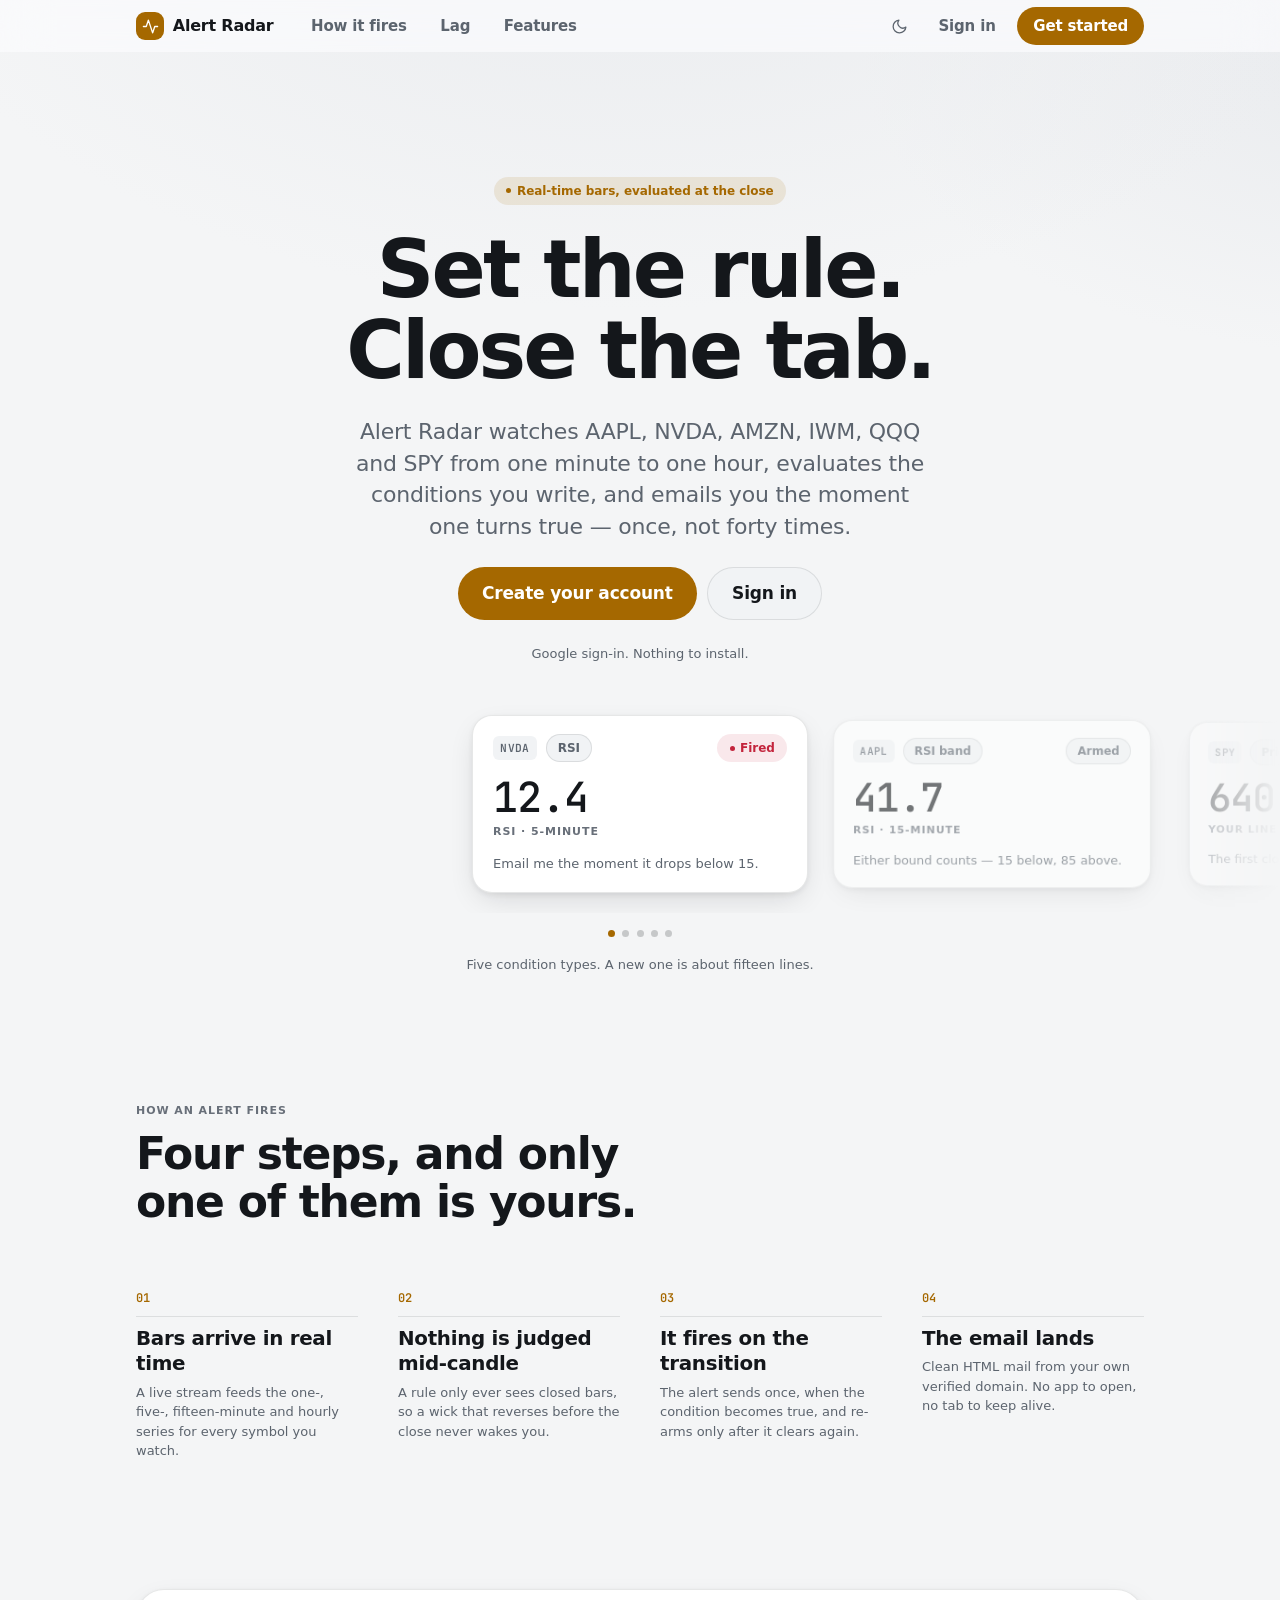
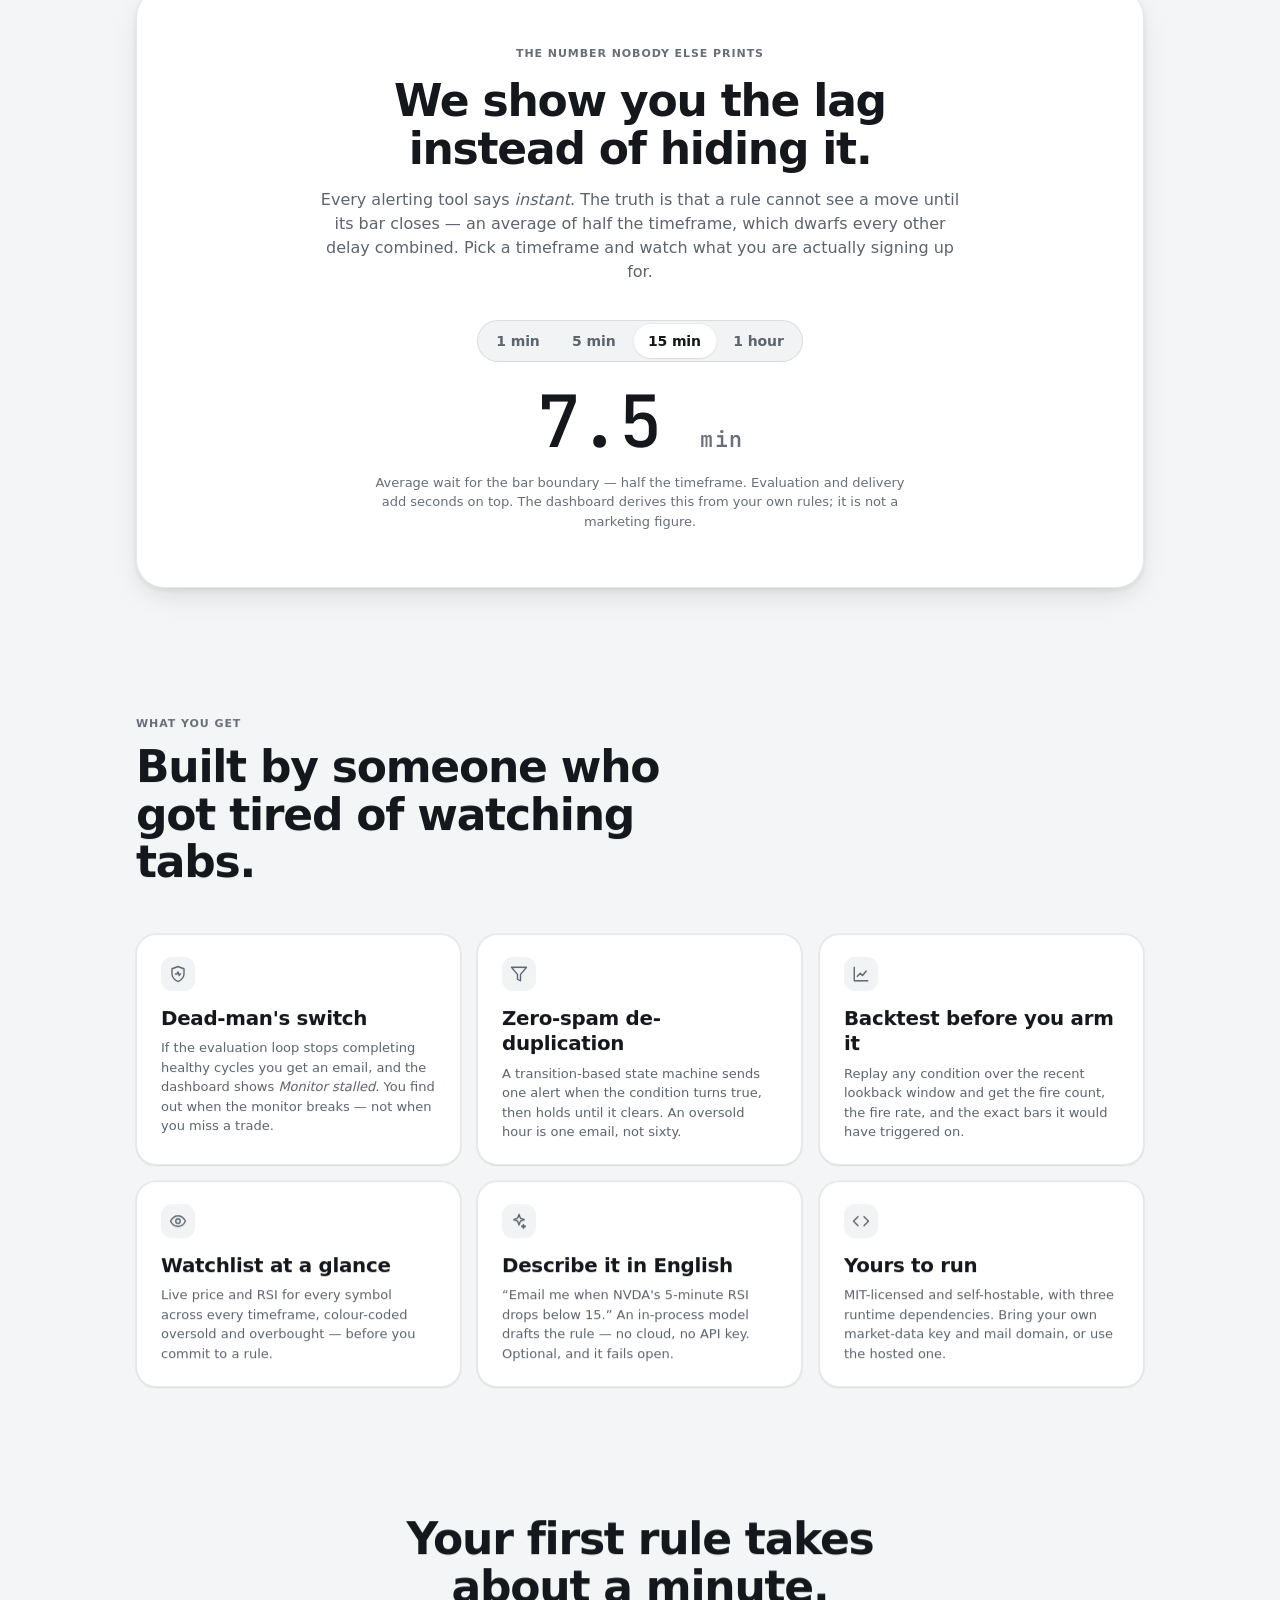
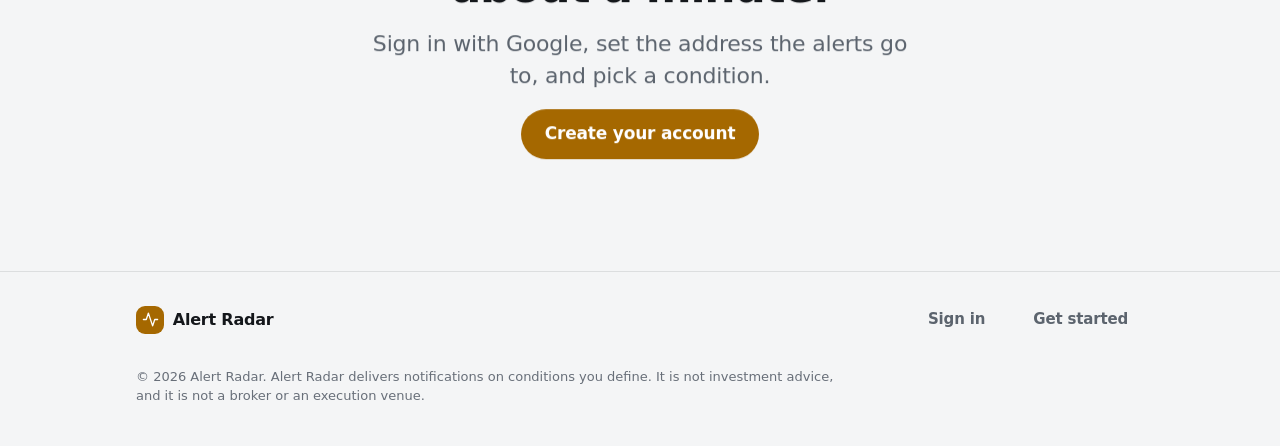
<file: landing.html>
<!DOCTYPE html>
<html lang="en">
<head>
<meta charset="UTF-8" />
<meta name="viewport" content="width=device-width, initial-scale=1.0, viewport-fit=cover" />
<meta name="color-scheme" content="dark light" />
<title>Alert Radar — market alerts on your own rules</title>
<meta name="description" content="Write the rule — RSI, price, % change, MA cross — and Alert Radar emails you the moment it turns true. Once, not forty times." />
<meta property="og:title" content="Alert Radar — market alerts on your own rules" />
<meta property="og:description" content="Real-time bars, evaluated at the close. One email per transition." />
<meta property="og:type" content="website" />
<script>
  /* Both of these must land before the first paint: the theme, or the page
     flashes the wrong ground, and the `js` flag, or the sections that
     materialize on scroll would start invisible for a reader with no script. */
  document.documentElement.classList.add('js');
  try {
    var _t = localStorage.getItem('ar_theme');
    if (_t === 'light' || _t === 'dark') document.documentElement.dataset.theme = _t;
  } catch (e) {}
</script>
<link rel="preconnect" href="https://fonts.googleapis.com" />
<link rel="preconnect" href="https://fonts.gstatic.com" crossorigin />
<link href="https://fonts.googleapis.com/css2?family=JetBrains+Mono:wght@400;500;600&display=swap" rel="stylesheet" />
<link rel="stylesheet" href="/site.css" />
<script src="/site.js" defer></script>
</head>
<body>
<a href="#main" class="skip-link">Skip to content</a>

<header class="bar">
  <div class="wrap bar-inner">
    <a href="/" class="brand" aria-label="Alert Radar home">
      <span class="brand-mark"><svg viewBox="0 0 24 24" fill="none" stroke="currentColor" stroke-width="1.9" stroke-linecap="round" stroke-linejoin="round" aria-hidden="true"><path d="M22 12h-4l-3 9L9 3l-3 9H2"/></svg></span>
      <span>Alert Radar</span>
    </a>
    <nav class="nav-links" aria-label="Sections">
      <a href="#how" class="btn btn-ghost">How it fires</a>
      <a href="#lag" class="btn btn-ghost">Lag</a>
      <a href="#features" class="btn btn-ghost">Features</a>
    </nav>
    <div style="flex:1"></div>
    <button class="icon-btn" data-theme-toggle aria-label="Switch theme">
      <svg viewBox="0 0 24 24" width="17" height="17" fill="none" stroke="currentColor" stroke-width="1.8" stroke-linecap="round" stroke-linejoin="round" aria-hidden="true"></svg>
    </button>
    <a href="/signin" class="btn btn-ghost sign-in-link">Sign in</a>
    <a href="/signup" class="btn btn-primary">Get started</a>
  </div>
</header>

<main id="main" tabindex="-1" style="outline:none">

  <!-- ============ HERO ============ -->
  <section class="wrap" style="padding-top:clamp(7rem,16vw,11rem);padding-bottom:clamp(1rem,3vw,2rem)">
    <div class="center stack" style="--gap:1.5rem;max-width:52rem">
      <span class="chip chip-accent"><span class="dot"></span>Real-time bars, evaluated at the close</span>
      <h1 class="t-hero">Set the rule.<br />Close the tab.</h1>
      <p class="t-lede" style="max-width:36rem;margin-inline:auto">
        Alert Radar watches AAPL, NVDA, AMZN, IWM, QQQ and SPY from one minute to one hour,
        evaluates the conditions you write, and emails you the moment one turns true —
        once, not forty times.
      </p>
      <div class="row-actions">
        <a href="/signup" class="btn btn-primary btn-lg">Create your account</a>
        <a href="/signin" class="btn btn-quiet btn-lg">Sign in</a>
      </div>
      <p class="t-cap">Google sign-in. Nothing to install.</p>
    </div>
  </section>

  <!-- ============ THE DECK ============
       Five condition types you can throw with a finger. The same
       spring, projection and rubber-band the dashboard's sheet uses. -->
  <section aria-labelledby="deck-h">
    <h2 id="deck-h" class="sr-only">Condition types</h2>
    <div class="deck" tabindex="0" role="group" aria-roledescription="carousel"
         aria-label="Five condition types. Drag, or use the left and right arrow keys.">
      <div class="deck-track">

        <article class="deck-card">
          <div class="deck-head"><span class="deck-sym">NVDA</span><span class="chip chip-neutral">RSI</span><span style="flex:1"></span><span class="chip chip-low"><span class="dot"></span>Fired</span></div>
          <p class="deck-val num">12.4</p>
          <p class="t-label" style="margin-top:.35rem">RSI · 5-minute</p>
          <p class="t-cap" style="margin-top:.9rem">Email me the moment it drops below 15.</p>
        </article>

        <article class="deck-card">
          <div class="deck-head"><span class="deck-sym">AAPL</span><span class="chip chip-neutral">RSI band</span><span style="flex:1"></span><span class="chip chip-neutral">Armed</span></div>
          <p class="deck-val num">41.7</p>
          <p class="t-label" style="margin-top:.35rem">RSI · 15-minute</p>
          <p class="t-cap" style="margin-top:.9rem">Either bound counts — 15 below, 85 above.</p>
        </article>

        <article class="deck-card">
          <div class="deck-head"><span class="deck-sym">SPY</span><span class="chip chip-neutral">Price</span><span style="flex:1"></span><span class="chip chip-neutral">Armed</span></div>
          <p class="deck-val num">640.00</p>
          <p class="t-label" style="margin-top:.35rem">Your line · 15-minute</p>
          <p class="t-cap" style="margin-top:.9rem">The first close above it, and not one after.</p>
        </article>

        <article class="deck-card">
          <div class="deck-head"><span class="deck-sym">QQQ</span><span class="chip chip-neutral">% change</span><span style="flex:1"></span><span class="chip chip-neutral">Armed</span></div>
          <p class="deck-val num">−2.0<span style="font-size:.5em">%</span></p>
          <p class="t-label" style="margin-top:.35rem">Over the window · 1-hour</p>
          <p class="t-cap" style="margin-top:.9rem">Tell me when the drop gets that steep.</p>
        </article>

        <article class="deck-card">
          <div class="deck-head"><span class="deck-sym">IWM</span><span class="chip chip-neutral">MA cross</span><span style="flex:1"></span><span class="chip chip-neutral">Armed</span></div>
          <p class="deck-val num">9 × 21</p>
          <p class="t-label" style="margin-top:.35rem">Fast over slow · 5-minute</p>
          <p class="t-cap" style="margin-top:.9rem">The bar the fast average crosses up.</p>
        </article>

      </div>
    </div>
    <div class="deck-dots" role="group" aria-label="Jump to a condition type">
      <button class="deck-dot" aria-label="RSI"></button>
      <button class="deck-dot" aria-label="RSI band"></button>
      <button class="deck-dot" aria-label="Price level"></button>
      <button class="deck-dot" aria-label="Percent change"></button>
      <button class="deck-dot" aria-label="Moving-average cross"></button>
    </div>
    <p class="t-cap center" style="margin-top:1.1rem">Five condition types. A new one is about fifteen lines.</p>
  </section>

  <!-- ============ HOW IT FIRES ============ -->
  <section id="how" class="wrap section">
    <div class="rise stack" style="--gap:.75rem;max-width:34rem;margin-bottom:clamp(2.5rem,6vw,4rem)">
      <p class="t-label">How an alert fires</p>
      <h2 class="t-title">Four steps, and only one of them is yours.</h2>
    </div>
    <div class="steps">
      <div class="rise">
        <p class="step-n">01</p>
        <p class="t-head">Bars arrive in real time</p>
        <p class="t-cap" style="margin-top:.4rem">A live stream feeds the one-, five-, fifteen-minute and hourly series for every symbol you watch.</p>
      </div>
      <div class="rise">
        <p class="step-n">02</p>
        <p class="t-head">Nothing is judged mid-candle</p>
        <p class="t-cap" style="margin-top:.4rem">A rule only ever sees closed bars, so a wick that reverses before the close never wakes you.</p>
      </div>
      <div class="rise">
        <p class="step-n">03</p>
        <p class="t-head">It fires on the transition</p>
        <p class="t-cap" style="margin-top:.4rem">The alert sends once, when the condition becomes true, and re-arms only after it clears again.</p>
      </div>
      <div class="rise">
        <p class="step-n">04</p>
        <p class="t-head">The email lands</p>
        <p class="t-cap" style="margin-top:.4rem">Clean HTML mail from your own verified domain. No app to open, no tab to keep alive.</p>
      </div>
    </div>
  </section>

  <!-- ============ THE LAG ============ -->
  <section id="lag" class="wrap section" style="padding-top:0">
    <div class="card panel rise" style="padding:clamp(1.75rem,5vw,3.5rem)">
      <div class="center stack" style="--gap:1rem;max-width:40rem">
        <p class="t-label">The number nobody else prints</p>
        <h2 class="t-title">We show you the lag instead of hiding it.</h2>
        <p class="t-cap" style="font-size:1rem">
          Every alerting tool says <em>instant</em>. The truth is that a rule cannot see a move
          until its bar closes — an average of half the timeframe, which dwarfs every other
          delay combined. Pick a timeframe and watch what you are actually signing up for.
        </p>
      </div>

      <div class="center" style="margin-top:2.25rem">
        <div class="seg" data-output="lag-out" data-live="lag-live" role="group" aria-label="Rule timeframe">
          <span class="seg-pill" aria-hidden="true"></span>
          <button type="button" aria-pressed="false" data-seconds="30"   data-text="about 30 seconds">1 min</button>
          <button type="button" aria-pressed="false" data-seconds="150"  data-text="about 2.5 minutes">5 min</button>
          <button type="button" aria-pressed="true"  data-seconds="450"  data-text="about 7.5 minutes">15 min</button>
          <button type="button" aria-pressed="false" data-seconds="1800" data-text="about 30 minutes">1 hour</button>
        </div>
        <p id="lag-out" class="num" aria-hidden="true"
           style="margin-top:1.5rem;font-size:clamp(3rem,2rem + 5vw,4.5rem);font-weight:500;line-height:1">
          <span>7.5</span> <span style="font-size:.3em;font-weight:600;letter-spacing:.06em;color:var(--text-3)">min</span>
        </p>
        <p class="sr-only" role="status" id="lag-live">15 min rule: about 7.5 minutes</p>
        <p class="t-cap" style="margin-top:.9rem;color:var(--text-3);max-width:34rem;margin-inline:auto">
          Average wait for the bar boundary — half the timeframe. Evaluation and delivery add seconds on top.
          The dashboard derives this from your own rules; it is not a marketing figure.
        </p>
      </div>
    </div>
  </section>

  <!-- ============ FEATURES ============ -->
  <section id="features" class="wrap section" style="padding-top:0">
    <div class="rise stack" style="--gap:.75rem;max-width:34rem;margin-bottom:clamp(2rem,5vw,3rem)">
      <p class="t-label">What you get</p>
      <h2 class="t-title">Built by someone who got tired of watching tabs.</h2>
    </div>
    <div class="features">
      <article class="card feature rise">
        <span class="feature-icon"><svg viewBox="0 0 24 24" fill="none" stroke="currentColor" stroke-width="1.8" stroke-linecap="round" stroke-linejoin="round" aria-hidden="true"><path d="M12 22s8-4 8-10V5l-8-3-8 3v7c0 6 8 10 8 10z"/><path d="M8.5 12h2l1.5-3 1.5 5 1-2h1"/></svg></span>
        <p class="t-head">Dead-man's switch</p>
        <p class="t-cap" style="margin-top:.45rem">If the evaluation loop stops completing healthy cycles you get an email, and the dashboard shows <em>Monitor stalled</em>. You find out when the monitor breaks — not when you miss a trade.</p>
      </article>
      <article class="card feature rise">
        <span class="feature-icon"><svg viewBox="0 0 24 24" fill="none" stroke="currentColor" stroke-width="1.8" stroke-linecap="round" stroke-linejoin="round" aria-hidden="true"><path d="M22 3H2l8 9.46V19l4 2v-8.54L22 3z"/></svg></span>
        <p class="t-head">Zero-spam de-duplication</p>
        <p class="t-cap" style="margin-top:.45rem">A transition-based state machine sends one alert when the condition turns true, then holds until it clears. An oversold hour is one email, not sixty.</p>
      </article>
      <article class="card feature rise">
        <span class="feature-icon"><svg viewBox="0 0 24 24" fill="none" stroke="currentColor" stroke-width="1.8" stroke-linecap="round" stroke-linejoin="round" aria-hidden="true"><path d="M3 3v18h18"/><path d="M7 15l4-4 3 3 5-6"/></svg></span>
        <p class="t-head">Backtest before you arm it</p>
        <p class="t-cap" style="margin-top:.45rem">Replay any condition over the recent lookback window and get the fire count, the fire rate, and the exact bars it would have triggered on.</p>
      </article>
      <article class="card feature rise">
        <span class="feature-icon"><svg viewBox="0 0 24 24" fill="none" stroke="currentColor" stroke-width="1.8" stroke-linecap="round" stroke-linejoin="round" aria-hidden="true"><path d="M2 12s3.6-7 10-7 10 7 10 7-3.6 7-10 7-10-7-10-7z"/><circle cx="12" cy="12" r="3"/></svg></span>
        <p class="t-head">Watchlist at a glance</p>
        <p class="t-cap" style="margin-top:.45rem">Live price and RSI for every symbol across every timeframe, colour-coded oversold and overbought — before you commit to a rule.</p>
      </article>
      <article class="card feature rise">
        <span class="feature-icon"><svg viewBox="0 0 24 24" fill="none" stroke="currentColor" stroke-width="1.8" stroke-linecap="round" stroke-linejoin="round" aria-hidden="true"><path d="M12 3l1.9 5.1L19 10l-5.1 1.9L12 17l-1.9-5.1L5 10l5.1-1.9z"/><path d="M18 16.5l.7 1.8 1.8.7-1.8.7-.7 1.8-.7-1.8-1.8-.7 1.8-.7z"/></svg></span>
        <p class="t-head">Describe it in English</p>
        <p class="t-cap" style="margin-top:.45rem">“Email me when NVDA's 5-minute RSI drops below 15.” An in-process model drafts the rule — no cloud, no API key. Optional, and it fails open.</p>
      </article>
      <article class="card feature rise">
        <span class="feature-icon"><svg viewBox="0 0 24 24" fill="none" stroke="currentColor" stroke-width="1.8" stroke-linecap="round" stroke-linejoin="round" aria-hidden="true"><path d="M8 6l-6 6 6 6"/><path d="M16 6l6 6-6 6"/></svg></span>
        <p class="t-head">Yours to run</p>
        <p class="t-cap" style="margin-top:.45rem">MIT-licensed and self-hostable, with three runtime dependencies. Bring your own market-data key and mail domain, or use the hosted one.</p>
      </article>
    </div>
  </section>

  <!-- ============ CTA ============ -->
  <section class="wrap" style="padding-bottom:clamp(4rem,10vw,7rem)">
    <div class="center stack rise" style="--gap:1.1rem;max-width:34rem">
      <h2 class="t-title">Your first rule takes about a minute.</h2>
      <p class="t-lede">Sign in with Google, set the address the alerts go to, and pick a condition.</p>
      <div class="row-actions"><a href="/signup" class="btn btn-primary btn-lg">Create your account</a></div>
    </div>
  </section>
</main>

<footer style="border-top:1px solid var(--line)">
  <div class="wrap" style="padding-block:1.75rem;display:flex;flex-wrap:wrap;gap:1rem;align-items:center">
    <a href="/" class="brand" aria-label="Alert Radar home">
      <span class="brand-mark"><svg viewBox="0 0 24 24" fill="none" stroke="currentColor" stroke-width="1.9" stroke-linecap="round" stroke-linejoin="round" aria-hidden="true"><path d="M22 12h-4l-3 9L9 3l-3 9H2"/></svg></span>
      <span>Alert Radar</span>
    </a>
    <div style="flex:1"></div>
    <a href="/signin" class="btn btn-ghost">Sign in</a>
    <a href="/signup" class="btn btn-ghost">Get started</a>
  </div>
  <div class="wrap" style="padding-bottom:2.5rem">
    <p class="t-cap" style="color:var(--text-3);max-width:44rem">
      © <span data-year>2026</span> Alert Radar. Alert Radar delivers notifications on conditions you define.
      It is not investment advice, and it is not a broker or an execution venue.
    </p>
  </div>
</footer>

<style>
  /* Page-specific layout. Everything shared lives in site.css. */
  .nav-links { display: none; }
  @media (min-width: 900px) { .nav-links { display: flex; gap: .1rem; margin-left: 1rem; } }
  @media (max-width: 400px) { .sign-in-link { display: none; } }  /* the hero and the footer both still offer it */
  .deck { --deck-w: min(21rem, 78vw); --deck-gap: 1rem; }
</style>
</body>
</html>
</file>
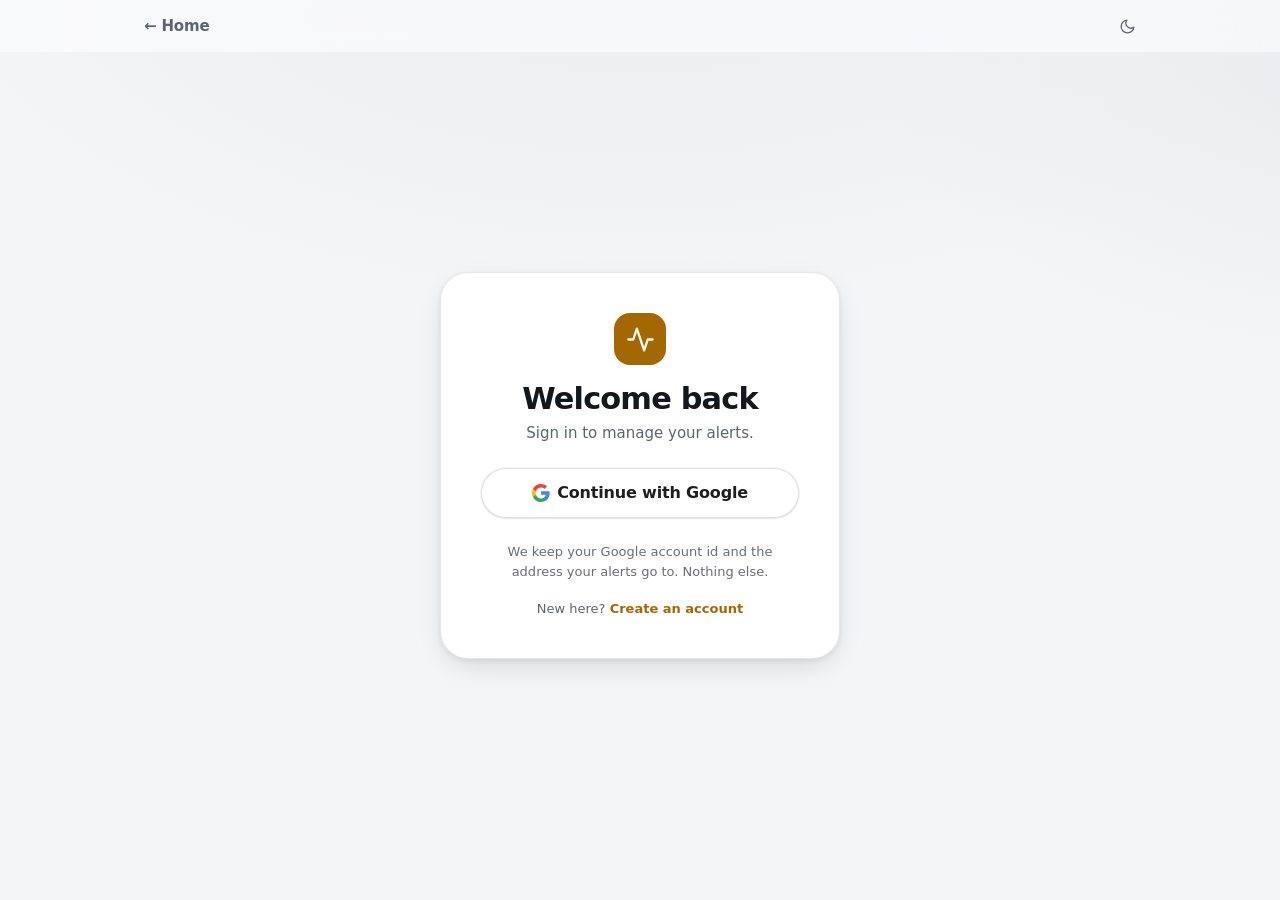
<file: signin.html>
<!DOCTYPE html>
<html lang="en">
<head>
<meta charset="UTF-8" />
<meta name="viewport" content="width=device-width, initial-scale=1.0, viewport-fit=cover" />
<meta name="color-scheme" content="dark light" />
<meta name="robots" content="noindex" />
<title>Sign in — Alert Radar</title>
<script>
  document.documentElement.classList.add('js');
  try {
    var _t = localStorage.getItem('ar_theme');
    if (_t === 'light' || _t === 'dark') document.documentElement.dataset.theme = _t;
  } catch (e) {}
</script>
<link rel="preconnect" href="https://fonts.googleapis.com" />
<link rel="preconnect" href="https://fonts.gstatic.com" crossorigin />
<link href="https://fonts.googleapis.com/css2?family=JetBrains+Mono:wght@400;500;600&display=swap" rel="stylesheet" />
<link rel="stylesheet" href="/site.css" />
<script src="/site.js" defer></script>
</head>
<body>

<header class="bar">
  <div class="wrap bar-inner">
    <a href="/" class="btn btn-ghost" style="margin-left:-.5rem">← Home</a>
    <div style="flex:1"></div>
    <button class="icon-btn" data-theme-toggle aria-label="Switch theme">
      <svg viewBox="0 0 24 24" width="17" height="17" fill="none" stroke="currentColor" stroke-width="1.8" stroke-linecap="round" stroke-linejoin="round" aria-hidden="true"></svg>
    </button>
  </div>
</header>

<main style="display:grid;place-items:center;min-height:100dvh;padding:5rem 1.25rem 3rem">
  <div class="card panel rise rise-pop auth-card">
    <div class="center">
      <span class="brand-mark brand-mark-lg" style="margin:0 auto 1.1rem">
        <svg viewBox="0 0 24 24" fill="none" stroke="currentColor" stroke-width="1.9" stroke-linecap="round" stroke-linejoin="round" aria-hidden="true"><path d="M22 12h-4l-3 9L9 3l-3 9H2"/></svg>
      </span>
      <h1 class="t-title" id="auth-title" style="font-size:clamp(1.5rem,1.3rem + .9vw,1.9rem)">Welcome back</h1>
      <p class="t-cap" id="auth-sub" style="margin-top:.4rem;font-size:.9375rem">Sign in to manage your alerts.</p>
    </div>

    <p id="auth-error" class="chip chip-low" role="alert" hidden
       style="margin-top:1.25rem;width:100%;justify-content:center;white-space:normal;text-align:center;padding:.6rem .8rem;line-height:1.45;border-radius:14px"></p>

    <a href="/api/auth/start" class="btn btn-block google-btn" style="margin-top:1.5rem">
      <svg viewBox="0 0 18 18" width="18" height="18" aria-hidden="true">
        <path fill="#4285F4" d="M17.64 9.2c0-.64-.06-1.25-.16-1.84H9v3.48h4.84a4.14 4.14 0 0 1-1.8 2.72v2.26h2.92c1.7-1.57 2.68-3.88 2.68-6.62z"/>
        <path fill="#34A853" d="M9 18c2.43 0 4.47-.8 5.96-2.18l-2.92-2.26c-.8.54-1.84.86-3.04.86-2.34 0-4.32-1.58-5.03-3.7H.96v2.33A9 9 0 0 0 9 18z"/>
        <path fill="#FBBC05" d="M3.97 10.71a5.4 5.4 0 0 1 0-3.43V4.96H.96a9 9 0 0 0 0 8.08l3.01-2.33z"/>
        <path fill="#EA4335" d="M9 3.58c1.32 0 2.5.45 3.44 1.35l2.58-2.59C13.46.89 11.43 0 9 0A9 9 0 0 0 .96 4.96l3.01 2.33C4.68 5.16 6.66 3.58 9 3.58z"/>
      </svg>
      <span id="auth-cta">Continue with Google</span>
    </a>

    <ol id="auth-steps" class="stack" style="--gap:.7rem;list-style:none;padding:0;margin-top:1.5rem" hidden>
      <li class="auth-step"><span class="auth-n num">1</span><span class="t-cap">Sign in with Google — there is no password to pick.</span></li>
      <li class="auth-step"><span class="auth-n num">2</span><span class="t-cap">Tell us where the alerts should land.</span></li>
      <li class="auth-step"><span class="auth-n num">3</span><span class="t-cap">Write your first rule, or describe it in English.</span></li>
    </ol>

    <p class="t-cap center" style="font-size:.8125rem;color:var(--text-3);margin-top:1.5rem">
      We keep your Google account id and the address your alerts go to. Nothing else.
    </p>
    <p class="t-cap center" style="margin-top:1.1rem" id="auth-switch"></p>
  </div>
</main>

<style>
  .auth-card { width: min(25rem, 100%); padding: clamp(1.75rem, 6vw, 2.5rem); }
  .google-btn {
    background: #fff; color: #1f1f1f; min-height: 50px; font-size: 1rem; font-weight: 560;
    border: 1px solid rgba(0,0,0,.12); box-shadow: var(--shadow-1);
  }
  .google-btn:hover { background: #f1f3f5; }
  .auth-step { display: flex; align-items: flex-start; gap: .7rem; }
  .auth-n {
    flex: none; width: 22px; height: 22px; border-radius: 999px; display: grid; place-items: center;
    font-size: .6875rem; font-weight: 600; background: var(--accent-soft); color: var(--accent); margin-top: .1rem;
  }
</style>

<script>
  /* Two paths, one page. `mode` comes from the URL path we serve this file at —
     never from a query parameter, so it cannot be swapped by a crafted link. */
  var signup = location.pathname.replace(/\/+$/, '') === '/signup';
  document.title = (signup ? 'Create your account' : 'Sign in') + ' — Alert Radar';
  if (signup) {
    document.getElementById('auth-title').textContent = 'Create your account';
    document.getElementById('auth-sub').textContent = 'One rule, and the market watches itself.';
    document.getElementById('auth-cta').textContent = 'Sign up with Google';
    document.getElementById('auth-steps').hidden = false;
  }
  document.getElementById('auth-switch').innerHTML = signup
    ? 'Already have an account? <a href="/signin" style="color:var(--accent);font-weight:600">Sign in</a>'
    : 'New here? <a href="/signup" style="color:var(--accent);font-weight:600">Create an account</a>';

  /* The message is looked up from a fixed table by key. A provider-supplied
     string is NEVER rendered — an unknown key shows nothing at all. */
  var MESSAGES = {
    cancelled: 'Sign-in was cancelled or timed out. Try again.',
    failed: 'Sign-in failed. Please try again.',
    unconfigured: 'Google sign-in is not configured on this deployment.'
  };
  var msg = MESSAGES[new URLSearchParams(location.search).get('e')];
  if (msg) {
    var box = document.getElementById('auth-error');
    box.textContent = msg;
    box.hidden = false;
  }
</script>
</body>
</html>
</file>
<file: site.css>
/* ============================================================
   site.css — the PUBLIC surface: landing, sign-in, 404.

   Apple's design language, web platform. Translucent chrome the
   content scrolls under; solid cards; a type scale whose tracking
   is size-specific; motion that belongs to springs, not to CSS.

   Nothing here animates anything a finger can grab. Keyframes
   appear exactly twice, both on ambient decoration that no gesture
   ever touches. Everything grabbable is driven from site.js.

   ponytail: the token block mirrors index.html's inline copy rather
   than being shared with it. Extracting the dashboard's <style> into
   this file is the real fix — do it when the palette next changes.
   ============================================================ */
:root {
  --bg:        #0c0d0f;
  --bg-tint:   #16181d;
  --surface:   #16181c;
  --surface-2: #1e2127;
  --surface-3: #262a31;
  --chrome:    rgba(18, 20, 24, .62);
  --chrome-hi: rgba(255, 255, 255, .08);
  --line:      rgba(255, 255, 255, .09);
  --line-2:    rgba(255, 255, 255, .16);
  --text:      #e9ecf0;
  --text-2:    #99a0aa;
  --text-3:    #878e99;
  --accent:      #f2a71b;
  --accent-2:    #ffc255;
  --accent-ink:  #131519;
  --accent-soft: rgba(242, 167, 27, .15);
  --sig-low:      #f4565c;
  --sig-low-soft: rgba(244, 86, 92, .14);
  --sig-high:      #2fc07d;
  --sig-high-soft: rgba(47, 192, 125, .14);
  /* Bigger surfaces read as thicker material: deeper shadow, stronger blur. */
  --shadow-1: 0 1px 2px rgba(0,0,0,.4);
  --shadow-2: 0 10px 30px -8px rgba(0,0,0,.55), 0 2px 6px rgba(0,0,0,.3);
  --shadow-3: 0 32px 70px -16px rgba(0,0,0,.72), 0 6px 16px rgba(0,0,0,.4);
  --r-ctl: 11px; --r-card: 20px; --r-panel: 28px;
}
:root[data-theme="light"] {
  --bg: #f4f5f6; --bg-tint: #e9ebee;
  --surface: #ffffff; --surface-2: #f1f3f5; --surface-3: #e7eaee;
  --chrome: rgba(252, 253, 254, .68); --chrome-hi: rgba(255,255,255,.9);
  --line: rgba(16, 20, 26, .10); --line-2: rgba(16, 20, 26, .20);
  --text: #14171b; --text-2: #5c646e; --text-3: #686f79;
  --accent: #a56800; --accent-2: #8a5600; --accent-ink: #ffffff;
  --accent-soft: rgba(165, 104, 0, .12);
  --sig-low: #c3243c; --sig-low-soft: rgba(195, 36, 60, .10);
  --sig-high: #0d7a4e; --sig-high-soft: rgba(13, 122, 78, .10);
  --shadow-1: 0 1px 2px rgba(16,20,26,.07), 0 0 0 1px rgba(16,20,26,.04);
  --shadow-2: 0 10px 30px -8px rgba(16,20,26,.16), 0 2px 6px rgba(16,20,26,.07);
  --shadow-3: 0 32px 70px -16px rgba(16,20,26,.22), 0 6px 16px rgba(16,20,26,.09);
}
@media (prefers-color-scheme: light) {
  /* The system preference is a DEFAULT. An explicit dark choice outranks it. */
  :root:not([data-theme="dark"]) {
    --bg: #f4f5f6; --bg-tint: #e9ebee;
    --surface: #ffffff; --surface-2: #f1f3f5; --surface-3: #e7eaee;
    --chrome: rgba(252, 253, 254, .68); --chrome-hi: rgba(255,255,255,.9);
    --line: rgba(16, 20, 26, .10); --line-2: rgba(16, 20, 26, .20);
    --text: #14171b; --text-2: #5c646e; --text-3: #686f79;
    --accent: #a56800; --accent-2: #8a5600; --accent-ink: #ffffff;
    --accent-soft: rgba(165, 104, 0, .12);
    --sig-low: #c3243c; --sig-low-soft: rgba(195, 36, 60, .10);
    --sig-high: #0d7a4e; --sig-high-soft: rgba(13, 122, 78, .10);
    --shadow-1: 0 1px 2px rgba(16,20,26,.07), 0 0 0 1px rgba(16,20,26,.04);
    --shadow-2: 0 10px 30px -8px rgba(16,20,26,.16), 0 2px 6px rgba(16,20,26,.07);
    --shadow-3: 0 32px 70px -16px rgba(16,20,26,.22), 0 6px 16px rgba(16,20,26,.09);
  }
}

/* ============================================================
   TYPOGRAPHY
   Tracking is size-specific — negative on display, ~0 on body.
   Leading tracks size inversely. Hierarchy is weight + size +
   leading as a SET. Everything in rem, so the user's text-size
   setting scales the layout with the words.
   ============================================================ */
*, *::before, *::after { box-sizing: border-box; }
* { margin: 0; -webkit-tap-highlight-color: transparent; }
[hidden] { display: none !important; }
html {
  font: 100%/1.5 system-ui, -apple-system, 'SF Pro Text', 'Segoe UI', sans-serif;
  font-optical-sizing: auto;
  -webkit-text-size-adjust: 100%;
  scroll-behavior: smooth;
}
[id] { scroll-margin-top: 5.5rem; }   /* the floating bar must not swallow the heading */
body {
  min-height: 100dvh;
  color: var(--text);
  background: var(--bg);
  /* A faint ground wash, so the translucent bar has something to blur. */
  background-image:
    radial-gradient(1200px 680px at 50% -14%, var(--bg-tint), transparent 64%),
    radial-gradient(900px 520px at 108% 6%, var(--bg-tint), transparent 58%);
  background-attachment: fixed;
  -webkit-font-smoothing: antialiased;
  overflow-wrap: break-word;
}
img, svg { display: block; max-width: 100%; }
button, input, select { font: inherit; color: inherit; }
button { background: none; border: 0; cursor: pointer; }
a { color: inherit; text-decoration: none; }

.t-hero  { font-size: clamp(2.6rem, 1.55rem + 4.6vw, 5rem);      line-height: 1.02; letter-spacing: -.036em; font-weight: 660; }
.t-title { font-size: clamp(1.75rem, 1.28rem + 2.1vw, 2.75rem);  line-height: 1.08; letter-spacing: -.028em; font-weight: 640; }
.t-head  { font-size: clamp(1.0625rem, 1rem + .3vw, 1.25rem);    line-height: 1.28; letter-spacing: -.014em; font-weight: 620; }
.t-lede  { font-size: clamp(1.0625rem, .98rem + .55vw, 1.375rem); line-height: 1.45; letter-spacing: -.009em; font-weight: 400; color: var(--text-2); }
.t-body  { font-size: 1.0625rem; line-height: 1.5;  letter-spacing: -.002em; }
.t-cap   { font-size: .8125rem;  line-height: 1.5;  letter-spacing: 0; color: var(--text-2); }
.t-label { font-size: .6875rem;  line-height: 1.4;  letter-spacing: .085em; font-weight: 620; text-transform: uppercase; color: var(--text-3); }
.num {
  font-family: 'JetBrains Mono', ui-monospace, monospace;
  font-variant-numeric: tabular-nums; font-feature-settings: 'tnum' 1; letter-spacing: -.03em;
}
.dim { color: var(--text-2); }

/* ============================================================
   LAYOUT — one rhythm, in rem.
   ============================================================ */
.wrap { width: 100%; max-width: 68rem; margin-inline: auto; padding-inline: clamp(1.25rem, 5vw, 2.5rem); }
.wrap-narrow { max-width: 44rem; }
.section { padding-block: clamp(4rem, 10vw, 8rem); }
.stack > * + * { margin-top: var(--gap, 1rem); }
.center { text-align: center; margin-inline: auto; }
.row-actions { display: flex; flex-wrap: wrap; gap: .65rem; }
.center .row-actions { justify-content: center; }

/* ============================================================
   MATERIALS
   The bar is the only translucent layer on the page — a light
   translucent surface never sits on another one. Cards are solid.
   ============================================================ */
.bar {
  position: fixed; inset: 0 0 auto 0; z-index: 60;
  background: var(--chrome);
  -webkit-backdrop-filter: blur(24px) saturate(180%);
  backdrop-filter: blur(24px) saturate(180%);
}
/* Scroll edge effect, not a permanent divider: the hairline and the soft
   gradient below it fade in only once content is actually underneath.
   --scrolled is written from the real scroll position, never from a class. */
.bar { --scrolled: 0; }
.bar::before {
  content: ""; position: absolute; inset: auto 0 0 0; height: 1px;
  background: var(--line); opacity: var(--scrolled);
}
.bar::after {
  content: ""; position: absolute; inset: 100% 0 auto 0; height: 22px;
  background: linear-gradient(to bottom, var(--bg), transparent);
  opacity: calc(var(--scrolled) * .8); pointer-events: none;
}
.bar-inner { display: flex; align-items: center; gap: .35rem; height: 3.25rem; }

.card {
  background: var(--surface);
  border: 1px solid var(--line);
  border-radius: var(--r-card);
  box-shadow: var(--shadow-1);
}
.card-raised { box-shadow: var(--shadow-2); }
.panel { border-radius: var(--r-panel); box-shadow: var(--shadow-2); }

/* ============================================================
   CONTROLS — the press lands on POINTERDOWN, written by site.js.
   ============================================================ */
.btn {
  display: inline-flex; align-items: center; justify-content: center; gap: .45rem;
  border-radius: 999px; padding: .5rem 1rem;
  font-size: .9375rem; font-weight: 560; letter-spacing: -.011em;
  min-height: 38px; white-space: nowrap;
}
.btn-primary { background: var(--accent); color: var(--accent-ink); font-weight: 600; }
.btn-primary:hover { background: var(--accent-2); }
.btn-quiet { background: var(--surface-2); color: var(--text); border: 1px solid var(--line); }
.btn-quiet:hover { background: var(--surface-3); }
.btn-ghost { color: var(--text-2); }
.btn-ghost:hover { color: var(--text); }
.btn-lg { padding: .78rem 1.5rem; font-size: 1.0625rem; min-height: 50px; }
.btn-block { width: 100%; }
.icon-btn {
  position: relative; width: 34px; height: 34px; flex: none;
  display: inline-flex; align-items: center; justify-content: center;
  border-radius: 999px; color: var(--text-2);
}
.icon-btn:hover { background: var(--surface-3); color: var(--text); }
.icon-btn::after { content: ""; position: absolute; inset: -5px; }  /* invisible hit padding */
@media (pointer: coarse) { .icon-btn { width: 44px; height: 44px; } .btn { min-height: 44px; } }

/* The pressed state is a transform so it composites, and it is applied by JS
   on pointerdown. No transition: on release the spring is not involved and the
   snap-back must be immediate, exactly like a native highlight. */
.is-pressed { transform: scale(.97); }

.chip {
  display: inline-flex; align-items: center; gap: .35rem; border-radius: 999px;
  padding: .25rem .7rem; font-size: .75rem; font-weight: 560; letter-spacing: -.004em;
  border: 1px solid transparent; white-space: nowrap;
}
.chip .dot { width: 5px; height: 5px; border-radius: 999px; background: currentColor; flex: none; }
.chip-neutral { background: var(--surface-2); color: var(--text-2); border-color: var(--line); }
.chip-accent  { background: var(--accent-soft); color: var(--accent); }
.chip-low     { background: var(--sig-low-soft);  color: var(--sig-low); }

:focus-visible { outline: 2px solid var(--accent); outline-offset: 3px; border-radius: 8px; }
.sr-only {
  position: absolute; width: 1px; height: 1px; padding: 0; overflow: hidden;
  clip: rect(0 0 0 0); clip-path: inset(50%); white-space: nowrap; border: 0;
}
.skip-link { position: absolute; left: -9999px; top: 0; z-index: 200; }
.skip-link:focus { left: 12px; top: 12px; background: var(--surface); padding: .5rem .85rem; border-radius: var(--r-ctl); border: 1px solid var(--line-2); }

.brand { display: inline-flex; align-items: center; gap: .55rem; font-weight: 600; letter-spacing: -.014em; }
@media (pointer: coarse) { .brand { min-height: 44px; } }
.brand-mark {
  width: 28px; height: 28px; flex: none; border-radius: 9px;
  display: inline-flex; align-items: center; justify-content: center;
  background: var(--accent); color: var(--accent-ink);
}
.brand-mark svg { width: 17px; height: 17px; }
.brand-mark-lg { width: 52px; height: 52px; border-radius: 16px; }
.brand-mark-lg svg { width: 29px; height: 29px; }

/* ============================================================
   MATERIALIZE — enter by blur + scale + opacity together, so the
   surface reads as material arriving rather than a picture fading.
   The transform is written by a spring; only the blur and the
   opacity ride a transition, and neither is grabbable.
   ============================================================ */
/* Hidden only once JS is confirmed present: with no script the content is simply
   there, rather than a page of invisible text waiting for an observer. */
.rise { transition: opacity .5s ease-out, filter .5s ease-out; will-change: transform, opacity; }
.js .rise { opacity: 0; filter: blur(6px); }
.js .rise.in { opacity: 1; filter: blur(0); }

/* ============================================================
   THE DECK — five condition types, thrown with a finger.
   Laws 2-6 live here: 1:1 tracking from the grab point, velocity
   handed off at release, momentum projected to find the landing
   card, rubber-band at the ends, and every frame interruptible
   because the position is a spring read from its presentation value.
   ============================================================ */
.deck {
  position: relative;
  /* pan-y, not none: a vertical swipe must still scroll the page. The
     horizontal axis is ours from the first move. */
  touch-action: pan-y;
  cursor: grab;
  overflow: hidden;
  padding-block: 1.25rem;
  /* The edges of the strip fade rather than being clipped by a hard line. */
  -webkit-mask-image: linear-gradient(to right, transparent, #000 7%, #000 93%, transparent);
  mask-image: linear-gradient(to right, transparent, #000 7%, #000 93%, transparent);
}
.deck.grabbing { cursor: grabbing; user-select: none; }
.deck-track { display: flex; gap: var(--deck-gap, 1rem); will-change: transform; }
.deck-card {
  flex: none; width: var(--deck-w, 20rem);
  background: var(--surface); border: 1px solid var(--line);
  border-radius: var(--r-card); box-shadow: var(--shadow-2);
  padding: 1.15rem 1.25rem;
  /* Scale and opacity are written per-frame from the same spring that moves
     the track, so the focused card is always the one under the finger. */
  will-change: transform, opacity;
}
.deck-head { display: flex; align-items: center; gap: .55rem; margin-bottom: .9rem; }
.deck-sym {
  font-family: 'JetBrains Mono', ui-monospace, monospace; font-size: .7rem; font-weight: 600;
  letter-spacing: .03em; padding: .22rem .45rem; border-radius: 6px;
  background: var(--surface-2); color: var(--text-2);
}
.deck-val { font-size: clamp(2rem, 1.6rem + 1.4vw, 2.6rem); font-weight: 500; line-height: 1; }
.deck-dots { display: flex; justify-content: center; gap: .45rem; margin-top: 1.1rem; }
.deck-dot {
  /* padding:0 is load-bearing — a button's default horizontal padding exceeds
     7px, so with border-box sizing the dot cannot shrink to the width we set
     and renders as a lozenge. */
  width: 7px; height: 7px; padding: 0; border-radius: 999px; background: var(--line-2);
  position: relative; flex: none;
}
.deck-dot::after { content: ""; position: absolute; inset: -8px; }   /* hit padding */
.deck-dot[aria-current="true"] { background: var(--accent); }

/* ============================================================
   SEGMENTED CONTROL — the selection pill is a spring, so a second
   press mid-flight retargets from where the pill actually is.
   ============================================================ */
.seg {
  position: relative; display: inline-flex; padding: 3px; gap: 2px;
  background: var(--surface-2); border: 1px solid var(--line); border-radius: 999px;
}
.seg-pill {
  position: absolute; top: 3px; bottom: 3px; left: 0; width: 0;
  border-radius: 999px; background: var(--surface); box-shadow: var(--shadow-1);
  will-change: transform, width; pointer-events: none;
}
.seg button {
  position: relative; z-index: 1; padding: .4rem .95rem; border-radius: 999px;
  font-size: .875rem; font-weight: 560; letter-spacing: -.008em; color: var(--text-2);
  min-height: 34px;
}
.seg button[aria-pressed="true"] { color: var(--text); }
@media (pointer: coarse) { .seg button { min-height: 40px; } }

/* ============================================================
   STEPS + FEATURES
   ============================================================ */
.steps { display: grid; gap: clamp(1.5rem, 4vw, 2.5rem); }
@media (min-width: 780px) { .steps { grid-template-columns: repeat(4, 1fr); } }
.step-n {
  font-family: 'JetBrains Mono', ui-monospace, monospace;
  font-size: .75rem; font-weight: 600; color: var(--accent);
  padding-bottom: .55rem; margin-bottom: .55rem; border-bottom: 1px solid var(--line);
}
.features { display: grid; gap: 1rem; grid-template-columns: repeat(auto-fit, minmax(min(19rem, 100%), 1fr)); }
.feature { padding: 1.4rem 1.5rem; }
.feature-icon {
  width: 34px; height: 34px; border-radius: 11px; display: grid; place-items: center;
  background: var(--surface-2); color: var(--text-2); margin-bottom: .9rem;
}
.feature-icon svg { width: 18px; height: 18px; }

/* ============================================================
   RADAR — ambient decoration on the 404. Nothing grabs it, so a
   keyframe is the honest tool here.
   ============================================================ */
.radar {
  position: relative; width: 132px; height: 132px; border-radius: 50%; overflow: hidden;
  background: var(--surface); border: 1px solid var(--line); box-shadow: var(--shadow-2);
}
.radar::before {
  content: ""; position: absolute; inset: 0;
  background: repeating-radial-gradient(circle at 50% 50%, transparent 0 21px, var(--line) 21px 22px);
}
.radar::after {
  content: ""; position: absolute; inset: 0;
  background: conic-gradient(from 0deg, var(--accent-soft) 0deg, transparent 52deg);
  animation: sweep 3.6s linear infinite;
}
@keyframes sweep { to { transform: rotate(360deg); } }
.pulse { animation: pulse 2.4s ease-in-out infinite; }
@keyframes pulse { 0%, 100% { opacity: 1; } 50% { opacity: .35; } }

/* ============================================================
   THE THREE reduced-* SIGNALS, HANDLED INDEPENDENTLY.
   Reduced motion is a non-vestibular EQUIVALENT, not the absence
   of feedback: the press still reads, the deck still moves — the
   spring is replaced by a jump, and the travel by a cross-fade.
   ============================================================ */
@media (prefers-reduced-motion: reduce) {
  html { scroll-behavior: auto; }
  .is-pressed { transform: none; background: var(--surface-3); }
  .rise { transition: opacity .2s ease; filter: none; }
  .rise.in { filter: none; }
  .radar::after, .pulse { animation: none; }
  .deck { -webkit-mask-image: none; mask-image: none; }
}
@media (prefers-reduced-transparency: reduce) {
  .bar { background: var(--surface); -webkit-backdrop-filter: none; backdrop-filter: none; }
  .bar::before { opacity: 1; }
}
@media (prefers-contrast: more) {
  :root { --line: rgba(255,255,255,.34); --line-2: rgba(255,255,255,.5); --text-2: #c8ced6; --text-3: #aab1ba; }
  :root[data-theme="light"] { --line: rgba(16,20,26,.34); --line-2: rgba(16,20,26,.5); --text-2: #333a42; --text-3: #454c55; }
  .bar { background: var(--surface); -webkit-backdrop-filter: none; backdrop-filter: none; }
  .card, .deck-card, .seg { border-color: var(--line-2); }
  .bar::before { opacity: 1; }
}
</file>
